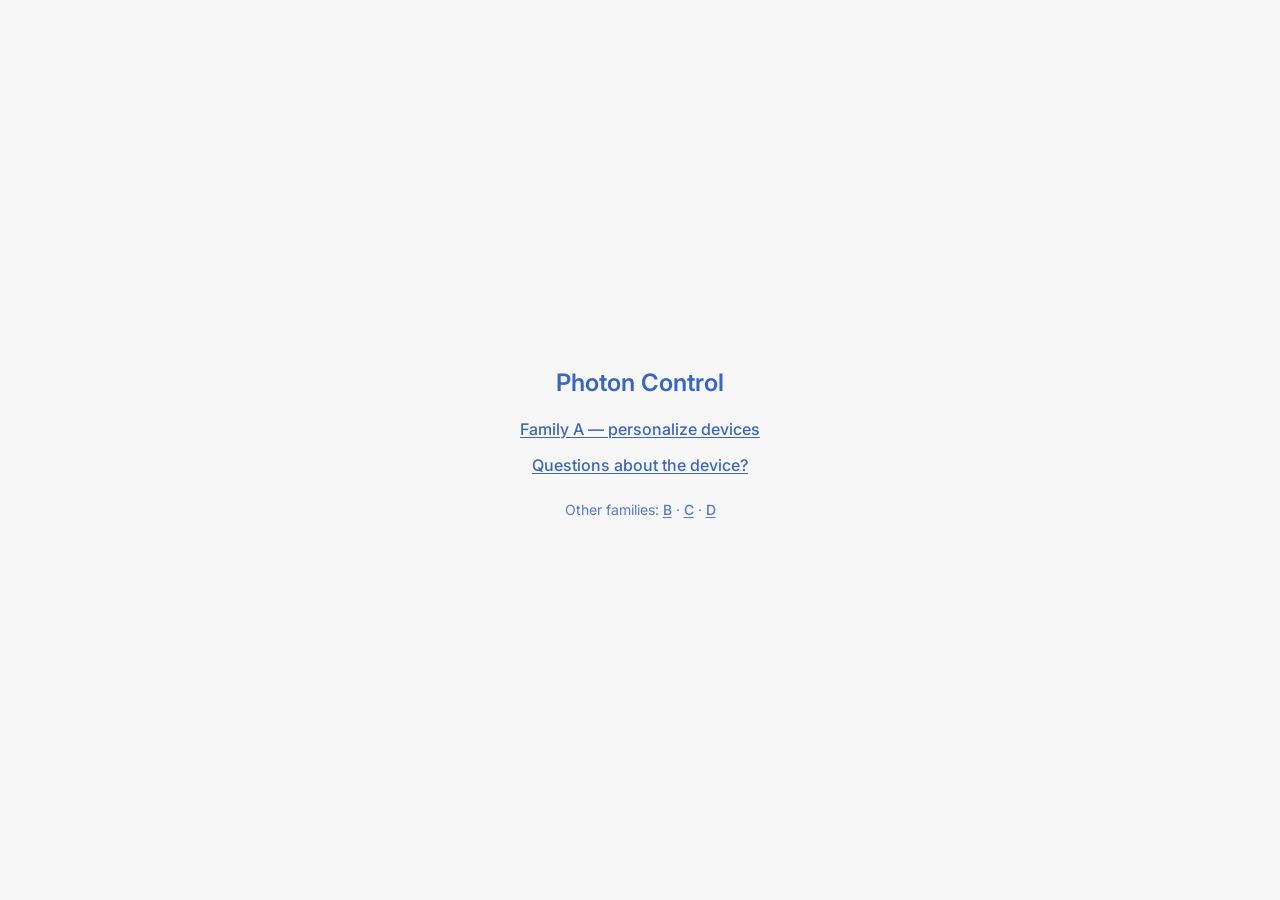
<file: index.html>
<!DOCTYPE html>
<html lang="en">
<head>
  <meta charset="UTF-8">
  <meta name="viewport" content="width=device-width, initial-scale=1.0">
  <title>Photon Control</title>
  <link rel="canonical" href="family-a.html">
  <link rel="preconnect" href="https://fonts.googleapis.com">
  <link rel="preconnect" href="https://fonts.gstatic.com" crossorigin>
  <link href="https://fonts.googleapis.com/css2?family=Inter:wght@400;500;600&display=swap" rel="stylesheet">
  <link rel="stylesheet" href="styles.css">
  <style>
    .index-landing {
      min-height: 100vh;
      display: flex;
      align-items: center;
      justify-content: center;
      padding: 24px;
    }
    .index-landing-inner {
      text-align: center;
      max-width: 420px;
    }
    .index-landing-inner h1 {
      font-size: 1.5rem;
      font-weight: 600;
      margin-bottom: 1.25rem;
      color: var(--color-primary-text);
    }
    .index-landing-inner p {
      margin: 0.85rem 0;
      line-height: 1.4;
    }
    .index-landing-inner a {
      color: var(--color-primary);
      font-weight: 500;
      text-decoration: underline;
      text-underline-offset: 2px;
    }
    .index-landing-inner a:hover {
      opacity: 0.85;
    }
  </style>
</head>
<body class="index-landing">
  <div class="index-landing-inner">
    <h1>Photon Control</h1>
    <p><a href="family-a.html">Family A — personalize devices</a></p>
    <p><a href="questions.html?return=index.html">Questions about the device?</a></p>
    <p style="font-size: 14px; opacity: 0.85; margin-top: 1.5rem;">
      Other families:
      <a href="family-b.html">B</a> ·
      <a href="family-c.html">C</a> ·
      <a href="family-d.html">D</a>
    </p>
  </div>
</body>
</html>
</file>
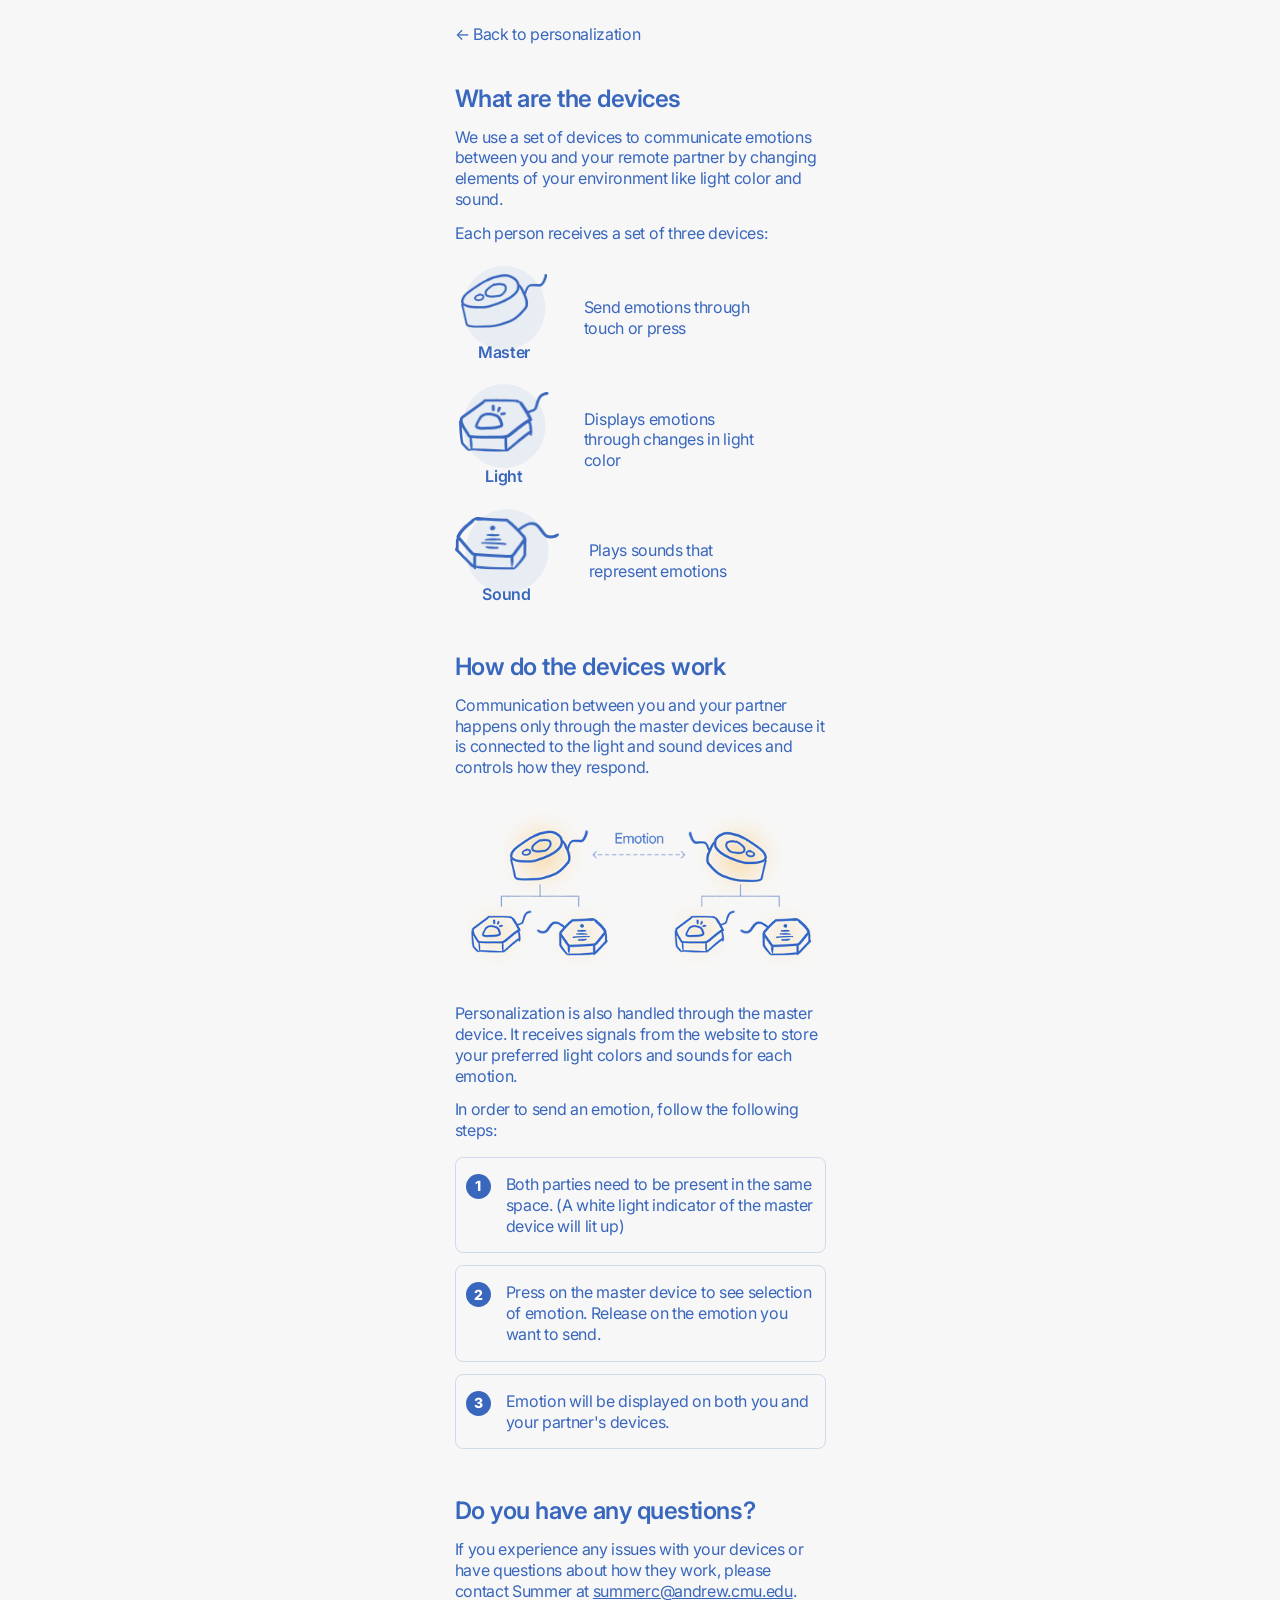
<file: questions.html>
<!DOCTYPE html>
<html lang="en">
<head>
  <meta charset="UTF-8">
  <meta name="viewport" content="width=device-width, initial-scale=1.0">
  <title>Questions about the device — Photon</title>
  <link rel="preconnect" href="https://fonts.googleapis.com">
  <link rel="preconnect" href="https://fonts.gstatic.com" crossorigin>
  <link href="https://fonts.googleapis.com/css2?family=Inter:wght@300;400;500;600;700;800&display=swap" rel="stylesheet">
  <link rel="stylesheet" href="styles.css">
</head>
<body class="questions-page">
  <div class="app">
    <div class="root questions-page">
      <a href="family-a.html" id="questions-back-link" class="back-link">← Back to personalization</a>
      <script>
        (function () {
          var allowed = { 'family-a.html': 1, 'family-b.html': 1, 'family-c.html': 1, 'family-d.html': 1, 'index.html': 1 };
          var p = new URLSearchParams(location.search);
          var r = p.get('return');
          var el = document.getElementById('questions-back-link');
          if (el && r && allowed[r]) el.setAttribute('href', r);
        })();
      </script>

      <!-- What are the devices -->
      <section class="questions-section">
        <h1 class="questions-title">What are the devices</h1>
        <p class="questions-body">We use a set of devices to communicate emotions between you and your remote partner by changing elements of your environment like light color and sound.</p>
        <p class="questions-body">Each person receives a set of three devices:</p>

        <div class="device-list">
          <div class="device-item">
            <div class="device-icon-wrap">
              <div class="device-ellipse"></div>
              <img class="device-icon master-icon" src="assets/master-device.png" alt="" width="86" height="54">
              <span class="device-name">Master</span>
            </div>
            <p class="device-desc">Send emotions through touch or press</p>
          </div>

          <div class="device-item">
            <div class="device-icon-wrap">
              <div class="device-ellipse"></div>
              <img class="device-icon light-icon" src="assets/light-device.png" alt="" width="90" height="60">
              <span class="device-name">Light</span>
            </div>
            <p class="device-desc">Displays emotions through changes in light color</p>
          </div>

          <div class="device-item">
            <div class="device-icon-wrap">
              <div class="device-ellipse"></div>
              <img class="device-icon sound-icon" src="assets/sound-device.png" alt="" width="104" height="53">
              <span class="device-name">Sound</span>
            </div>
            <p class="device-desc">Plays sounds that represent emotions</p>
          </div>
        </div>
      </section>

      <!-- How do the devices work -->
      <section class="questions-section">
        <h1 class="questions-title">How do the devices work</h1>
        <p class="questions-body">Communication between you and your partner happens only through the master devices because it is connected to the light and sound devices and controls how they respond.</p>

        <div class="diagram">
          <img src="assets/emotion-communication.png" alt="Emotion communication between devices" class="diagram-img">
        </div>

        <p class="questions-body">Personalization is also handled through the master device. It receives signals from the website to store your preferred light colors and sounds for each emotion.</p>
        <p class="questions-body">In order to send an emotion, follow the following steps:</p>

        <div class="step-list">
          <div class="step-item">
            <span class="step-num">1</span>
            <p>Both parties need to be present in the same space. (A white light indicator of the master device will lit up)</p>
          </div>
          <div class="step-item">
            <span class="step-num">2</span>
            <p>Press on the master device to see selection of emotion. Release on the emotion you want to send.</p>
          </div>
          <div class="step-item">
            <span class="step-num">3</span>
            <p>Emotion will be displayed on both you and your partner's devices.</p>
          </div>
        </div>
      </section>

      <!-- Do you have any questions? -->
      <section class="questions-section">
        <h1 class="questions-title">Do you have any questions?</h1>
        <p class="questions-body">If you experience any issues with your devices or have questions about how they work, please contact Summer at <a href="mailto:summerc@andrew.cmu.edu">summerc@andrew.cmu.edu</a>.</p>
      </section>
    </div>
  </div>
</body>
</html>
</file>
<file: styles.css>
/* ============================================
   Photon - Figma Design System
   ============================================ */

:root {
  --color-primary: #3967bd;
  --dark-blue: #3967bd;
  --color-primary-border: rgba(57, 103, 189, 0.1);
  --color-primary-text: #3967bd;
  --color-white: #ffffff;
  --color-bg: #f7f7f7;
  --color-border: #d3dcec;
  --font-sans: 'Inter', -apple-system, BlinkMacSystemFont, sans-serif;
  /* Figma “Inter Display” → Inter on web */
  --font-display: 'Inter', 'Inter Display', -apple-system, BlinkMacSystemFont, sans-serif;
  --radius-sm: 4px;
  --radius-pill: 50px;
}

/* ============================================
   Base & Layout
   ============================================ */

*,
*::before,
*::after {
  box-sizing: border-box;
  margin: 0;
  padding: 0;
}

body {
  font-family: var(--font-sans);
  font-size: 16px;
  line-height: 1.3;
  color: var(--color-primary-text);
  background: var(--color-bg);
  min-height: 100vh;
}

body.main-page {
  overflow: hidden;
  height: 100vh;
}

body.questions-page {
  overflow: auto;
}

/* ============================================
   Loading Screen
   ============================================ */

.loading-screen {
  position: fixed;
  inset: 0;
  display: flex;
  align-items: center;
  justify-content: center;
  background: var(--color-bg);
  z-index: 9999;
  transition: opacity 0.2s ease-out;
}

.loading-screen.loading-done {
  opacity: 0;
  pointer-events: none;
}

.loading-spinner {
  width: 40px;
  height: 40px;
  border: 3px solid var(--color-border);
  border-top-color: var(--color-primary);
  border-radius: 50%;
  animation: loading-spin 0.8s linear infinite;
}

@keyframes loading-spin {
  to {
    transform: rotate(360deg);
  }
}

.app {
  min-height: 100vh;
  display: flex;
  flex-direction: column;
  align-items: center;
}

.root {
  width: 100%;
  max-width: 375px;
  min-height: 100vh;
  background: var(--color-bg);
  position: relative;
  padding: 24px 2px 40px;
}

/* ============================================
   Welcome-style header (calibration & other secondary pages)
   ============================================ */

.welcome-section {
  margin-bottom: 24px;
}

.welcome-title {
  font-size: 24px;
  font-weight: 600;
  letter-spacing: -0.48px;
  color: var(--color-primary);
  line-height: 1.2;
  margin-bottom: 4px;
}

.welcome-subtitle {
  font-size: 24px;
  font-weight: 300;
  letter-spacing: -0.48px;
  color: var(--color-primary);
  line-height: 1.2;
  max-width: 320px;
}

/* ============================================
   Emotion — hero sentence (Figma: replaces welcome on family pages; ref. image 2)
   Typography: Inter Display style — 300 body, 600 selected word
   ============================================ */

.emotion-sentence {
  padding: 0 14px 20px;
  margin-bottom: 4px;
  text-align: center;
  background: transparent;
  font-family: var(--font-display);
  font-size: 30px;
  font-style: normal;
  font-weight: 300;
  line-height: 42px;
  letter-spacing: -0.6px;
  color: var(--dark-blue, #3967bd);
  font-optical-sizing: auto;
}

.emotion-line {
  margin: 0;
  color: var(--dark-blue, #3967bd);
  letter-spacing: -0.6px;
  font-weight: 300;
}

.emotion-line--title {
  display: flex;
  flex-direction: column;
  align-items: center;
  gap: 2px;
  width: 100%;
  max-width: 100%;
  box-sizing: border-box;
  font-size: inherit;
  font-weight: 300;
  line-height: 42px;
}

.emotion-lead--head {
  display: block;
  width: 100%;
  text-align: center;
}

.emotion-picks {
  display: flex;
  flex-wrap: wrap;
  align-items: baseline;
  justify-content: center;
  gap: 0.5em 1.25em;
}

.emotion-lead {
  color: var(--dark-blue, #3967bd);
  font-weight: 300;
}

.emotion-pick {
  display: inline-block;
  margin: 0;
  padding: 0 4px;
  border: none;
  background: none;
  font-family: inherit;
  font-size: inherit;
  font-style: normal;
  line-height: 42px;
  letter-spacing: -0.6px;
  cursor: pointer;
  text-align: inherit;
  color: var(--dark-blue, #3967bd);
  transition: opacity 0.15s ease, font-weight 0.15s ease;
}

.emotion-pick.is-selected {
  font-weight: 600;
  color: var(--dark-blue, #3967bd);
  opacity: 1;
}

.emotion-pick:not(.is-selected) {
  font-weight: 300;
  opacity: 0.42;
}

.emotion-pick:not(.is-selected):hover {
  opacity: 0.6;
}

@media (max-width: 400px) {
  .emotion-picks {
    gap: 0.35em 1em;
  }
}

/* ============================================
   Cards - Unified Personalization (Figma 628:2143)
   ============================================ */

.card {
  border: 1px solid var(--color-primary-border);
  border-radius: var(--radius-sm);
  margin-bottom: 12px;
  overflow: hidden;
}

.personalize-card {
  padding: 0;
  background: #e4e9f1;
}

.personalize-inner {
  display: flex;
  flex-direction: column;
}

.personalize-subsection {
  padding: 32px 14px;
  display: flex;
  flex-direction: column;
  justify-content: center;
}

/* Light — pale yellow panel + hue (Figma ref. image 5) */
.light-subsection {
  --light-overlay: var(--light-bg-color, rgba(213, 113, 235, 0.2));
  background-color: #fcf7e6;
  background-image:
    linear-gradient(var(--light-overlay), var(--light-overlay)),
    radial-gradient(circle, rgba(57, 103, 189, 0.05) 1px, transparent 1px);
  background-size: auto, 14px 14px;
  min-height: 200px;
}

.light-subsection.light-offline {
  background: transparent !important;
}

/* Sound — panel; dot density follows slider (set via --sound-card-* from script.js) */
.sound-subsection {
  --sound-card-cell: 22px;
  --sound-card-dot: 1.2px;
  background-color: #d8e0ed;
  background-image: radial-gradient(
    circle,
    rgba(255, 255, 255, 0.65) var(--sound-card-dot),
    transparent calc(var(--sound-card-dot) + 0.45px)
  );
  background-size: var(--sound-card-cell) var(--sound-card-cell);
  transition: background-size 0.18s ease;
  min-height: 200px;
}

.sound-subsection.sound-offline {
  background: transparent !important;
}

.personalize-card .save-section {
  padding: 0 0 0;
  margin-bottom: 0;
}

/* Admin: Ignore sensor */
.admin-section {
  padding: 16px 14px 24px;
  border-top: 1px solid var(--color-primary-border);
}

.admin-checkbox {
  display: flex;
  align-items: center;
  gap: 10px;
  font-size: 14px;
  font-weight: 500;
  color: var(--color-primary);
  letter-spacing: -0.28px;
  cursor: pointer;
}

.admin-checkbox input {
  width: 18px;
  height: 18px;
  accent-color: var(--color-primary);
}

.admin-hint {
  font-size: 12px;
  color: var(--color-primary);
  opacity: 0.8;
  margin-top: 6px;
  margin-left: 28px;
}

.personalize-card .save-btn {
  width: 100%;
  height: 48px;
  padding: 10px 0;
  border-radius: 0 0 var(--radius-sm) var(--radius-sm);
  font-weight: 500;
}

.section-label {
  font-size: 16px;
  font-weight: 400;
  letter-spacing: -0.32px;
  color: var(--color-primary);
  margin-bottom: 12px;
}

/* ============================================
   Light slider — vivid → mellow + sticker + plumb (Figma ref. image 5)
   ============================================ */

.light-slider-panel {
  /* ~15% larger than 70px; half-width insets painted track to native thumb travel */
  --slider-thumb-size: 81px;
  --slider-thumb-half: calc(var(--slider-thumb-size) / 2);
  display: flex;
  flex-direction: column;
  gap: 10px;
  width: 100%;
}

.hue-slider-wrap {
  position: relative;
  --hue-pct: 8.33%;
  width: 100%;
  /* Room below track for sticker + plumb; labels sit above (see .light-slider-panel order) */
  padding: 0 0 62px;
  isolation: isolate;
}

/* Gradient bar behind plumb + thumb (input paints on top with transparent track) */
.hue-slider-wrap::before {
  content: '';
  position: absolute;
  left: var(--slider-thumb-half);
  right: var(--slider-thumb-half);
  top: 0;
  height: 40px;
  border-radius: 22px;
  z-index: 0;
  pointer-events: none;
  box-shadow: inset 0 1px 3px rgba(0, 0, 0, 0.08);
  background: linear-gradient(
    to right,
    hsl(0, 85%, 62%),
    hsl(30, 85%, 62%),
    hsl(60, 80%, 58%),
    hsl(120, 70%, 52%),
    hsl(200, 75%, 55%),
    hsl(280, 70%, 62%),
    hsl(330, 85%, 68%)
  );
}

.hue-slider-plumb {
  position: absolute;
  left: var(--hue-pct);
  top: 0;
  width: 2px;
  height: 40px;
  transform: translateX(-50%);
  background: rgba(255, 255, 255, 0.95);
  border-radius: 1px;
  box-shadow: 0 0 0 1px rgba(0, 0, 0, 0.06);
  pointer-events: none;
  z-index: 1;
}

.hue-slider-end-labels {
  display: flex;
  justify-content: space-between;
  font-size: 13px;
  font-weight: 400;
  letter-spacing: -0.26px;
  color: var(--color-primary);
  opacity: 0.88;
  padding: 0 calc(4px + var(--slider-thumb-half)) 6px;
  order: -1;
}

.hue-slider {
  -webkit-appearance: none;
  appearance: none;
  width: 100%;
  height: 40px;
  border-radius: 22px;
  background: transparent;
  outline: none;
  cursor: pointer;
  position: relative;
  z-index: 2;
  -webkit-tap-highlight-color: transparent;
}

.hue-slider::-webkit-slider-runnable-track {
  height: 40px;
  border-radius: 22px;
  background: transparent;
}

.hue-slider::-moz-range-track {
  height: 40px;
  border-radius: 22px;
  background: transparent;
}

.hue-slider::-webkit-slider-thumb {
  -webkit-appearance: none;
  appearance: none;
  width: var(--slider-thumb-size);
  min-width: var(--slider-thumb-size);
  height: var(--slider-thumb-size);
  /* Sticker sits below the track (padding-bottom on wrap); positive margin pulls thumb down */
  margin-top: 26px;
  border-radius: 16px;
  background: url('assets/light-slider-sticker.png') center / contain no-repeat;
  border: none;
  box-shadow: none;
  filter: none;
  cursor: grab;
}

.hue-slider::-webkit-slider-thumb:hover {
  transform: scale(1.03);
}

.hue-slider::-moz-range-thumb {
  width: var(--slider-thumb-size);
  min-width: var(--slider-thumb-size);
  height: var(--slider-thumb-size);
  margin-top: 26px;
  border-radius: 16px;
  background: url('assets/light-slider-sticker.png') center / contain no-repeat;
  border: none;
  box-shadow: none;
  filter: none;
  cursor: grab;
}

/* ============================================
   Sound — unified screentone track + sticker + plumb (Figma ref. image 4)
   ============================================ */

.sound-slider-block {
  --slider-thumb-size: 81px;
  --slider-thumb-half: calc(var(--slider-thumb-size) / 2);
  display: flex;
  flex-direction: column;
  gap: 6px;
  width: 100%;
}

.sound-slider-lane {
  --sound-pct: 0%;
  position: relative;
  width: 100%;
  padding: 0 0 62px;
  isolation: isolate;
}

.sound-track-unified {
  position: relative;
  height: 40px;
  border-radius: 22px;
  overflow: hidden;
  width: calc(100% - (2 * var(--slider-thumb-half)));
  margin-left: var(--slider-thumb-half);
  margin-right: var(--slider-thumb-half);
  margin-bottom: -24px;
  z-index: 0;
  background: var(--dark-blue, #3967bd);
  box-shadow:
    inset 0 1px 0 rgba(255, 255, 255, 0.15),
    inset 0 -1px 0 rgba(0, 0, 0, 0.08);
  pointer-events: none;
}

.sound-screentone-strip {
  display: grid;
  grid-template-columns: repeat(9, 1fr);
  gap: 0;
  height: 100%;
  pointer-events: none;
}

/* Light dots on blue: sparse small dots (calm) → dense larger dots (intense) */
.sound-step {
  min-height: 100%;
  background-color: transparent;
  background-image: radial-gradient(circle, rgba(255, 255, 255, 0.48) var(--sd-r, 1.5px), transparent calc(var(--sd-r, 1.5px) + 0.6px));
  background-position: center;
  opacity: 1;
}

.sound-step:nth-child(1) { --sd-r: 1.1px; background-size: 14px 14px; }
.sound-step:nth-child(2) { --sd-r: 1.2px; background-size: 12px 12px; }
.sound-step:nth-child(3) { --sd-r: 1.35px; background-size: 10px 10px; }
.sound-step:nth-child(4) { --sd-r: 1.5px; background-size: 9px 9px; }
.sound-step:nth-child(5) { --sd-r: 1.65px; background-size: 8px 8px; }
.sound-step:nth-child(6) { --sd-r: 1.85px; background-size: 7px 7px; }
.sound-step:nth-child(7) { --sd-r: 2.05px; background-size: 6px 6px; }
.sound-step:nth-child(8) { --sd-r: 2.25px; background-size: 5px 5px; }
.sound-step:nth-child(9) { --sd-r: 2.5px; background-size: 4px 4px; }

.sound-step.is-active {
  background-color: rgba(255, 255, 255, 0.07);
}

/* Plumb is a sibling of the track (see HTML) so it stacks above the blue bar but below the thumb */
.sound-slider-plumb {
  position: absolute;
  left: var(--sound-pct);
  top: 0;
  width: 2px;
  height: 40px;
  transform: translateX(-50%);
  background: rgba(255, 255, 255, 0.96);
  box-shadow: 0 0 0 1px rgba(57, 103, 189, 0.12);
  pointer-events: none;
  z-index: 2;
}

.sound-slider {
  -webkit-appearance: none;
  appearance: none;
  width: 100%;
  height: 20px;
  background: transparent;
  outline: none;
  cursor: pointer;
  position: relative;
  z-index: 3;
  margin: 0;
  -webkit-tap-highlight-color: transparent;
}

.sound-slider::-webkit-slider-runnable-track {
  height: 20px;
  background: transparent;
  border-radius: 16px;
}

.sound-slider::-webkit-slider-thumb {
  -webkit-appearance: none;
  appearance: none;
  width: var(--slider-thumb-size);
  min-width: var(--slider-thumb-size);
  height: var(--slider-thumb-size);
  margin-top: 22px;
  border-radius: 16px;
  background: url('assets/sound-slider-sticker.png') center / contain no-repeat;
  border: none;
  box-shadow: none;
  filter: none;
  cursor: grab;
}

.sound-slider::-moz-range-track {
  height: 20px;
  background: transparent;
  border-radius: 16px;
}

.sound-slider::-moz-range-thumb {
  width: var(--slider-thumb-size);
  min-width: var(--slider-thumb-size);
  height: var(--slider-thumb-size);
  margin-top: 22px;
  border: none;
  border-radius: 16px;
  background: url('assets/sound-slider-sticker.png') center / contain no-repeat;
  box-shadow: none;
  filter: none;
  cursor: grab;
}

.sound-end-labels {
  display: flex;
  justify-content: space-between;
  font-size: 13px;
  font-weight: 400;
  letter-spacing: -0.26px;
  color: var(--color-primary);
  opacity: 0.88;
  padding: 0 calc(4px + var(--slider-thumb-half)) 6px;
  order: -1;
}

/* ============================================
   Sound Section - Chip Style (legacy; chips removed from HTML)
   ============================================ */

.track-list {
  display: flex;
  flex-wrap: wrap;
  gap: 4px;
}

.track-chip {
  display: inline-flex;
  align-items: center;
  justify-content: center;
  padding: 10px 12px;
  border: 1px solid var(--color-primary-border);
  border-radius: var(--radius-pill);
  background: var(--color-white);
  font-family: inherit;
  font-size: 16px;
  font-weight: 400;
  letter-spacing: -0.32px;
  color: var(--color-primary);
  cursor: pointer;
  transition: background 0.2s, border-color 0.2s, color 0.2s;
}

.track-chip:hover {
  background: rgba(57, 103, 189, 0.06);
}

.track-chip.selected {
  background: var(--color-primary);
  border-color: var(--color-primary);
  color: var(--color-white);
  font-weight: 500;
}

/* ============================================
   Save Section
   ============================================ */

.save-section {
  margin-bottom: 24px;
}

.send-emotion-section {
  max-width: 560px;
  margin: 0 auto 20px;
  text-align: center;
}

.send-emotion-btn {
  width: 100%;
  padding: 16px 24px;
  border: 2px solid var(--color-primary);
  border-radius: var(--radius-sm);
  background: transparent;
  color: var(--color-primary);
  font-family: inherit;
  font-size: 16px;
  font-weight: 600;
  letter-spacing: -0.32px;
  cursor: pointer;
  transition: opacity 0.2s, transform 0.15s, background 0.2s, color 0.2s;
}

.send-emotion-btn:hover:not(:disabled) {
  background: var(--color-primary);
  color: var(--color-white);
  transform: translateY(-1px);
}

.send-emotion-btn:disabled {
  opacity: 0.5;
  cursor: not-allowed;
}

.send-emotion-hint {
  margin-top: 8px;
  font-size: 14px;
  color: var(--color-text-muted, #6b7280);
}

.send-emotion-error {
  font-size: 14px;
  color: #dc2626;
  margin-top: 8px;
  word-break: break-word;
}

.save-btn {
  width: 100%;
  padding: 16px 24px;
  border: none;
  border-radius: var(--radius-sm);
  background: var(--color-primary);
  color: var(--color-white);
  font-family: inherit;
  font-size: 16px;
  font-weight: 600;
  letter-spacing: -0.32px;
  cursor: pointer;
  transition: opacity 0.2s, transform 0.15s;
}

.save-btn:hover:not(:disabled) {
  opacity: 0.9;
  transform: translateY(-1px);
}

.save-btn:disabled {
  opacity: 0.7;
  cursor: not-allowed;
}

.save-error {
  font-size: 14px;
  color: #dc2626;
  margin-top: 8px;
  word-break: break-word;
}

.peer-session-lock-notice {
  max-width: 560px;
  margin: 0 auto 16px;
  padding: 0 20px;
  font-size: 15px;
  line-height: 1.45;
  color: var(--color-primary, #1e3a5f);
  text-align: center;
}

.emotion-pick:disabled {
  opacity: 0.45;
  cursor: not-allowed;
}

/* ============================================
   Info Links - plain text (Figma 592:1730)
   ============================================ */

.info-links {
  display: flex;
  justify-content: center;
  align-items: center;
  padding: 10px;
}

.info-link {
  font-family: inherit;
  font-size: 16px;
  font-weight: 400;
  letter-spacing: -0.32px;
  color: var(--color-primary);
  text-decoration: none;
  text-align: center;
  transition: opacity 0.2s;
}

.info-link:hover {
  opacity: 0.85;
  text-decoration: underline;
}

/* ============================================
   Master Offline - Blocked Screen (Figma 595:1750)
   ============================================ */

.screen[hidden] {
  display: none !important;
}

#screen-master-offline {
  position: fixed;
  inset: 0;
  z-index: 100;
  display: flex;
  align-items: center;
  justify-content: center;
  min-height: 100dvh;
  width: 100%;
  max-width: none;
  margin: 0;
  padding: max(24px, env(safe-area-inset-top, 0px)) 16px max(32px, env(safe-area-inset-bottom, 0px));
  box-sizing: border-box;
  background: var(--color-bg);
}

.blocked-content {
  display: flex;
  flex-direction: column;
  align-items: center;
  justify-content: center;
  text-align: center;
  padding: 24px 16px;
  width: 100%;
  max-width: 343px;
}

.blocked-title {
  font-size: 24px;
  font-weight: 600;
  letter-spacing: -0.48px;
  color: var(--color-primary);
  line-height: 1.2;
  max-width: 343px;
  margin: 0 0 24px 0;
}

.blocked-illustration {
  position: relative;
  display: flex;
  align-items: center;
  justify-content: center;
  width: 136px;
  height: 136px;
  margin: 0 0 24px 0;
  flex-shrink: 0;
}

.blocked-ellipse {
  position: absolute;
  inset: 0;
  width: 100%;
  height: 100%;
  border-radius: 50%;
  background: rgba(57, 103, 189, 0.1);
}

.blocked-device-icon {
  position: relative;
  width: 90px;
  height: 60px;
  object-fit: contain;
}

.blocked-message {
  font-size: 16px;
  font-weight: 400;
  letter-spacing: -0.32px;
  color: var(--color-primary);
  line-height: 1.3;
  max-width: 343px;
  margin: 0;
}

/* ============================================
   Offline Banners (631:2690, 632:2969, 632:2838)
   ============================================ */

.offline-banner {
  display: flex;
  align-items: center;
  justify-content: space-between;
  padding: 24px 14px;
  gap: 16px;
  min-height: 143px;
}


.offline-banner-text {
  flex: 1 1 0;
  min-width: 0;
  max-width: none;
}

.offline-banner p {
  font-size: 14px;
  font-weight: 400;
  letter-spacing: -0.28px;
  color: var(--color-primary);
  line-height: 1.3;
  margin: 0;
}

.offline-banner p + p {
  margin-top: 4px;
}

.offline-icon {
  flex-shrink: 0;
}

.offline-icon.light-icon {
  width: 90px;
  height: 60px;
  object-fit: contain;
}

.offline-icon.sound-icon {
  width: 104px;
  height: 53px;
  object-fit: contain;
}

/* When showing offline banner, hide controls and section labels */
.light-subsection .hue-picker-container.offline-hidden,
.light-subsection .section-label.offline-hidden,
.sound-subsection .track-list.offline-hidden,
.sound-subsection .section-label.offline-hidden {
  display: none !important;
}

/* Save button - No devices available (631:2690) */
.save-btn.save-disabled {
  background: rgba(57, 103, 189, 0.5);
  cursor: not-allowed;
}

.save-btn.save-disabled:hover {
  opacity: 1;
  transform: none;
}

/* ============================================
   Questions Page (632:3157)
   ============================================ */

.questions-page {
  padding-bottom: 48px;
}

.back-link {
  display: block;
  font-size: 16px;
  font-weight: 400;
  letter-spacing: -0.32px;
  color: var(--color-primary);
  text-decoration: none;
  margin-bottom: 40px;
}

.back-link:hover {
  text-decoration: underline;
}

.questions-section {
  margin-bottom: 48px;
}

.questions-title {
  font-size: 24px;
  font-weight: 600;
  letter-spacing: -0.48px;
  color: var(--color-primary);
  line-height: 1.2;
  margin-bottom: 13px;
}

.questions-body {
  font-size: 16px;
  font-weight: 400;
  letter-spacing: -0.32px;
  color: var(--color-primary);
  line-height: 1.3;
  margin-bottom: 13px;
}

.questions-body a {
  color: var(--color-primary);
  text-decoration: underline;
}

.questions-body a:hover {
  opacity: 0.85;
}

.device-list {
  display: flex;
  flex-direction: column;
  gap: 30px;
  margin-top: 30px;
}

.device-item {
  display: flex;
  align-items: center;
  gap: 30px;
}

.device-icon-wrap {
  display: flex;
  flex-direction: column;
  align-items: center;
  gap: 14px;
  min-width: 99px;
  position: relative;
}

.device-ellipse {
  position: absolute;
  top: -8px;
  left: 50%;
  transform: translateX(-50%);
  width: 83px;
  height: 84px;
  border-radius: 50%;
  background: rgba(57, 103, 189, 0.08);
}

.device-icon {
  color: var(--color-primary);
  position: relative;
  z-index: 1;
}

.device-name {
  font-size: 16px;
  font-weight: 600;
  letter-spacing: -0.32px;
  color: var(--color-primary);
  position: relative;
  z-index: 1;
}

.device-desc {
  flex: 1;
  font-size: 16px;
  font-weight: 400;
  letter-spacing: -0.32px;
  color: var(--color-primary);
  line-height: 1.3;
  margin: 0;
  max-width: 185px;
}

.diagram {
  margin: 24px 0;
  background: #f7f7f7;
  overflow: hidden;
}

.diagram svg {
  width: 100%;
  height: auto;
  display: block;
}

.diagram-img {
  width: 100%;
  height: auto;
  display: block;
  object-fit: contain;
}

.step-list {
  display: flex;
  flex-direction: column;
  gap: 12px;
  margin-top: 16px;
}

.step-item {
  display: flex;
  align-items: flex-start;
  gap: 15px;
  padding: 16px 10px;
  border: 1px solid rgba(57, 103, 189, 0.2);
  border-radius: 8px;
}

.step-num {
  flex-shrink: 0;
  width: 25px;
  height: 25px;
  display: flex;
  align-items: center;
  justify-content: center;
  background: var(--color-primary);
  color: var(--color-white);
  font-size: 14px;
  font-weight: 800;
  letter-spacing: -0.28px;
  border-radius: 50%;
}

.step-item p {
  flex: 1;
  margin: 0;
  font-size: 16px;
  font-weight: 400;
  letter-spacing: -0.32px;
  color: var(--color-primary);
  line-height: 1.3;
}
</file>
